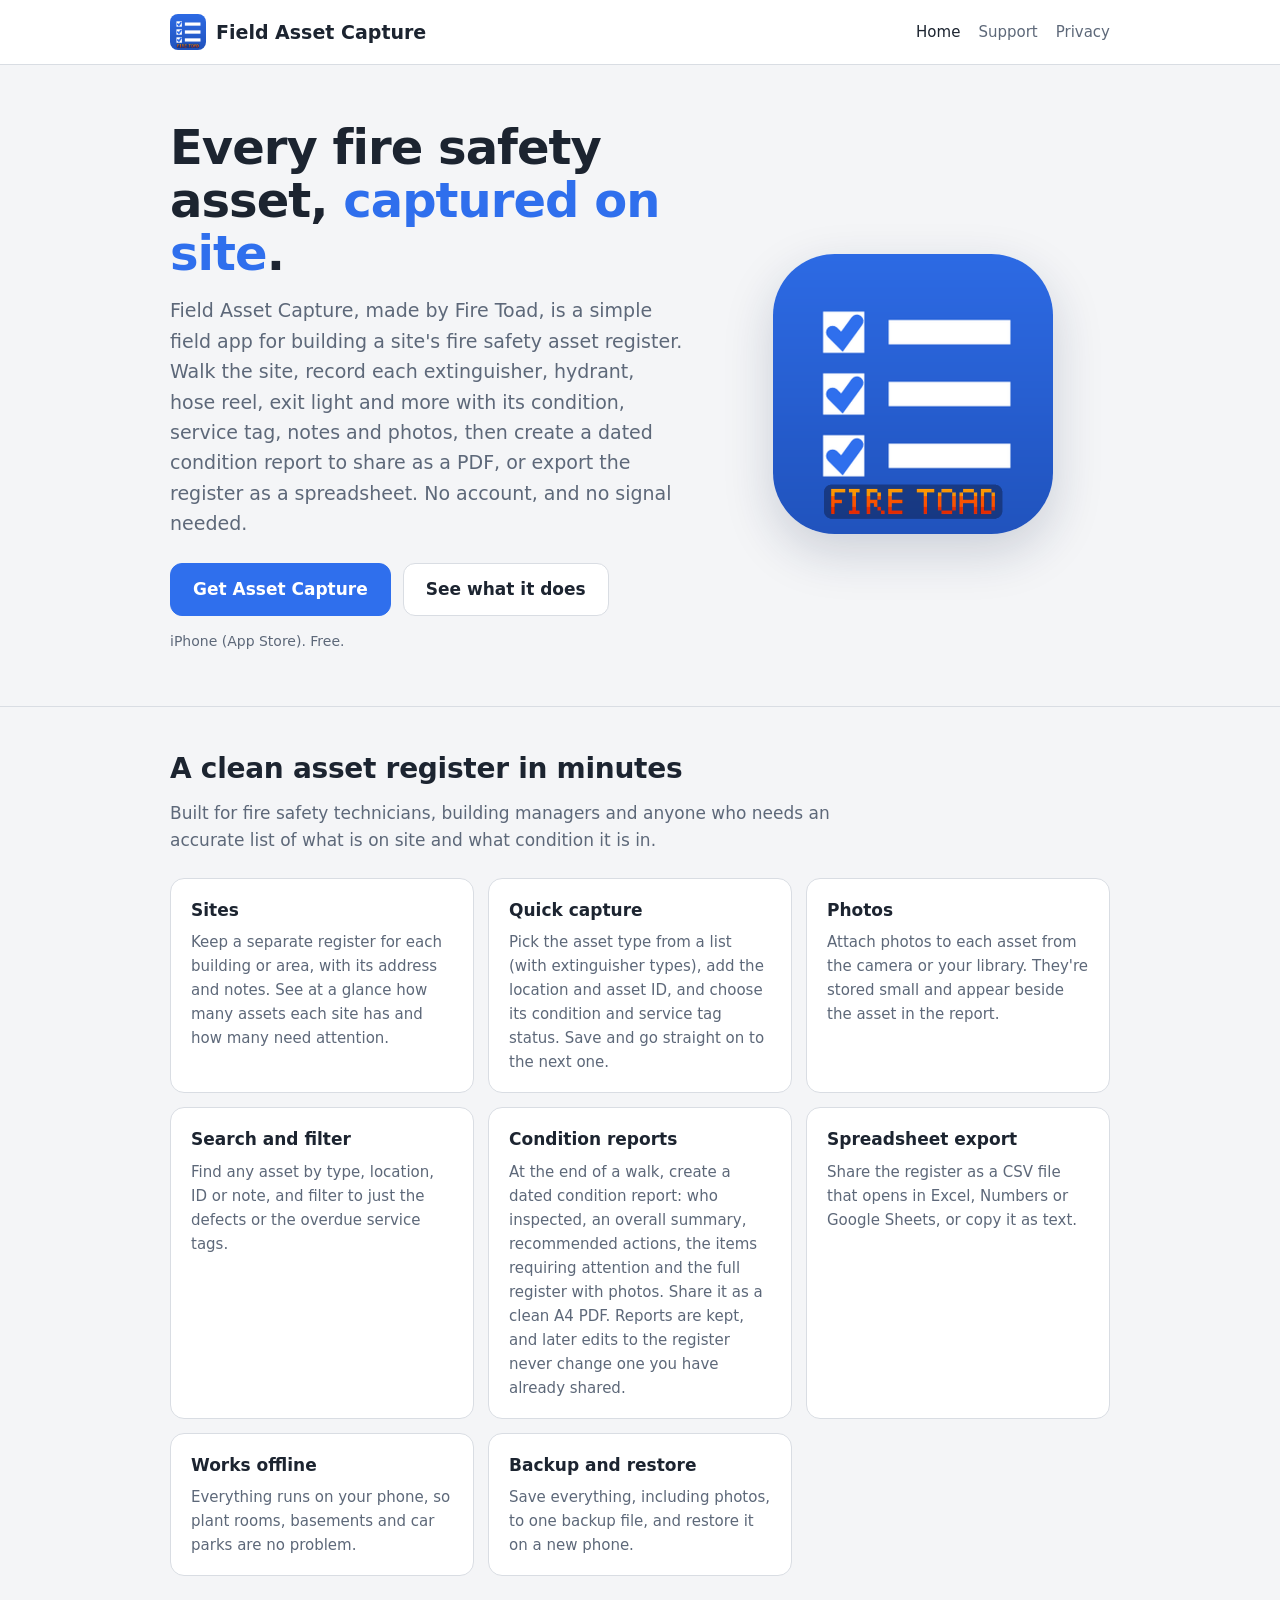
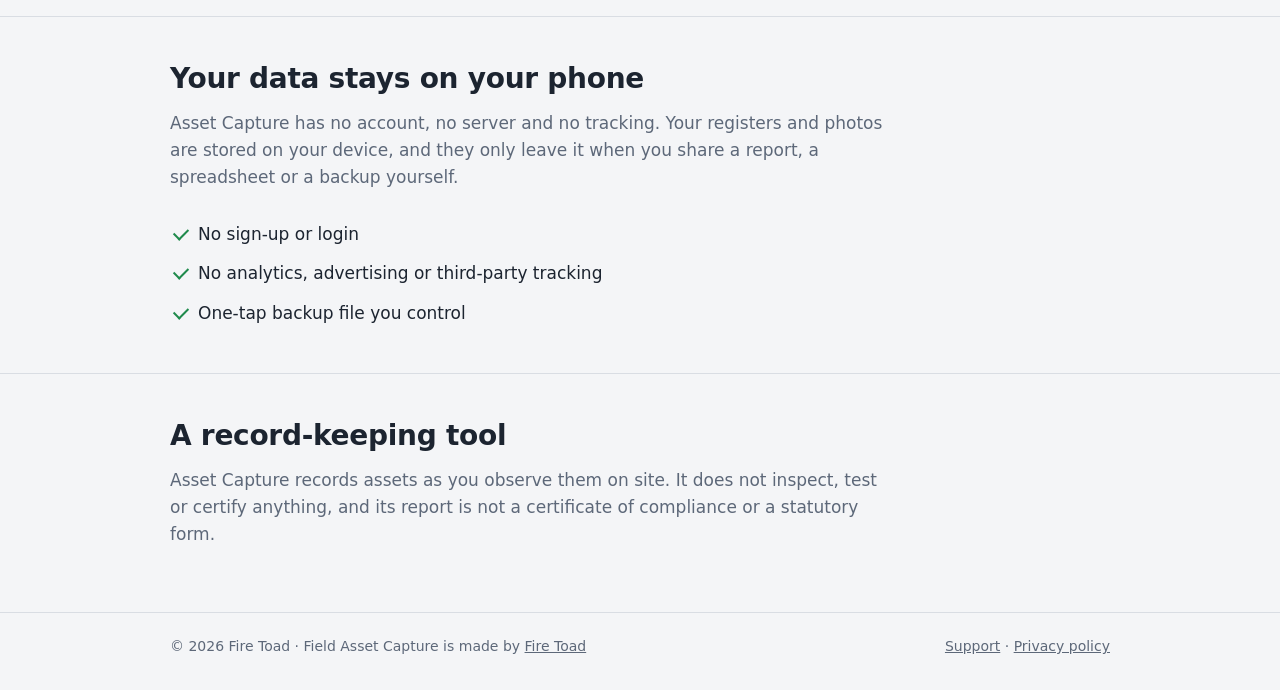
<file: index.html>
<!doctype html>
<html lang="en-AU">
<head>
<meta charset="utf-8">
<meta name="viewport" content="width=device-width, initial-scale=1">
<title>Field Asset Capture — fire safety asset registers on your phone</title>
<meta name="description" content="Asset Capture is a simple offline app for recording fire safety assets on site: extinguishers, hydrants, hose reels, exit lights and more, with condition, service tag, notes and photos. Create dated condition reports to share as PDFs.">
<meta property="og:title" content="Asset Capture — fire safety asset registers on your phone">
<meta property="og:description" content="Record every fire safety asset on site with its condition, service tag and photos, then share a dated condition report as a PDF. Works offline.">
<meta property="og:image" content="icon.png">
<meta name="theme-color" content="#2f6fed">
<link rel="icon" href="icon.png">
<link rel="apple-touch-icon" href="apple-touch-icon.png">
<link rel="stylesheet" href="style.css">
</head>
<body>
<header class="top">
  <div class="wrap">
    <a class="brand" href="./"><img src="icon.png" alt="">Field Asset Capture</a>
    <nav class="links" aria-label="Site">
      <a href="./" aria-current="page">Home</a>
      <a href="support/">Support</a>
      <a href="privacy/">Privacy</a>
    </nav>
  </div>
</header>

<main>
  <div class="wrap hero">
    <div>
      <h1>Every fire safety asset, <em>captured on site</em>.</h1>
      <p class="lead">Field Asset Capture, made by Fire Toad, is a simple field app for building a site's fire safety asset register. Walk the site, record each extinguisher, hydrant, hose reel, exit light and more with its condition, service tag, notes and photos, then create a dated condition report to share as a PDF, or export the register as a spreadsheet. No account, and no signal needed.</p>
      <div class="cta">
        <a class="btn primary" href="support/">Get Asset Capture</a>
        <a class="btn" href="#features">See what it does</a>
      </div>
      <p class="note">iPhone (App Store). Free.</p>
    </div>
    <img class="appicon" src="icon.png" alt="The Field Asset Capture app icon">
  </div>

  <section id="features">
    <div class="wrap">
      <h2>A clean asset register in minutes</h2>
      <p class="sub">Built for fire safety technicians, building managers and anyone who needs an accurate list of what is on site and what condition it is in.</p>
      <div class="grid">
        <div class="card"><h3>Sites</h3><p>Keep a separate register for each building or area, with its address and notes. See at a glance how many assets each site has and how many need attention.</p></div>
        <div class="card"><h3>Quick capture</h3><p>Pick the asset type from a list (with extinguisher types), add the location and asset ID, and choose its condition and service tag status. Save and go straight on to the next one.</p></div>
        <div class="card"><h3>Photos</h3><p>Attach photos to each asset from the camera or your library. They're stored small and appear beside the asset in the report.</p></div>
        <div class="card"><h3>Search and filter</h3><p>Find any asset by type, location, ID or note, and filter to just the defects or the overdue service tags.</p></div>
        <div class="card"><h3>Condition reports</h3><p>At the end of a walk, create a dated condition report: who inspected, an overall summary, recommended actions, the items requiring attention and the full register with photos. Share it as a clean A4 PDF. Reports are kept, and later edits to the register never change one you have already shared.</p></div>
        <div class="card"><h3>Spreadsheet export</h3><p>Share the register as a CSV file that opens in Excel, Numbers or Google Sheets, or copy it as text.</p></div>
        <div class="card"><h3>Works offline</h3><p>Everything runs on your phone, so plant rooms, basements and car parks are no problem.</p></div>
        <div class="card"><h3>Backup and restore</h3><p>Save everything, including photos, to one backup file, and restore it on a new phone.</p></div>
      </div>
    </div>
  </section>

  <section>
    <div class="wrap">
      <h2>Your data stays on your phone</h2>
      <p class="sub">Asset Capture has no account, no server and no tracking. Your registers and photos are stored on your device, and they only leave it when you share a report, a spreadsheet or a backup yourself.</p>
      <ul class="checks">
        <li>No sign-up or login</li>
        <li>No analytics, advertising or third-party tracking</li>
        <li>One-tap backup file you control</li>
      </ul>
    </div>
  </section>

  <section>
    <div class="wrap">
      <h2>A record-keeping tool</h2>
      <p class="sub">Asset Capture records assets as you observe them on site. It does not inspect, test or certify anything, and its report is not a certificate of compliance or a statutory form.</p>
    </div>
  </section>
</main>

<footer class="bottom">
  <div class="wrap">
    <span>© 2026 Fire Toad · Field Asset Capture is made by <a href="https://firetoad72.github.io/firetoad/">Fire Toad</a></span>
    <span><a href="support/">Support</a> · <a href="privacy/">Privacy policy</a></span>
  </div>
</footer>
</body>
</html>
</file>
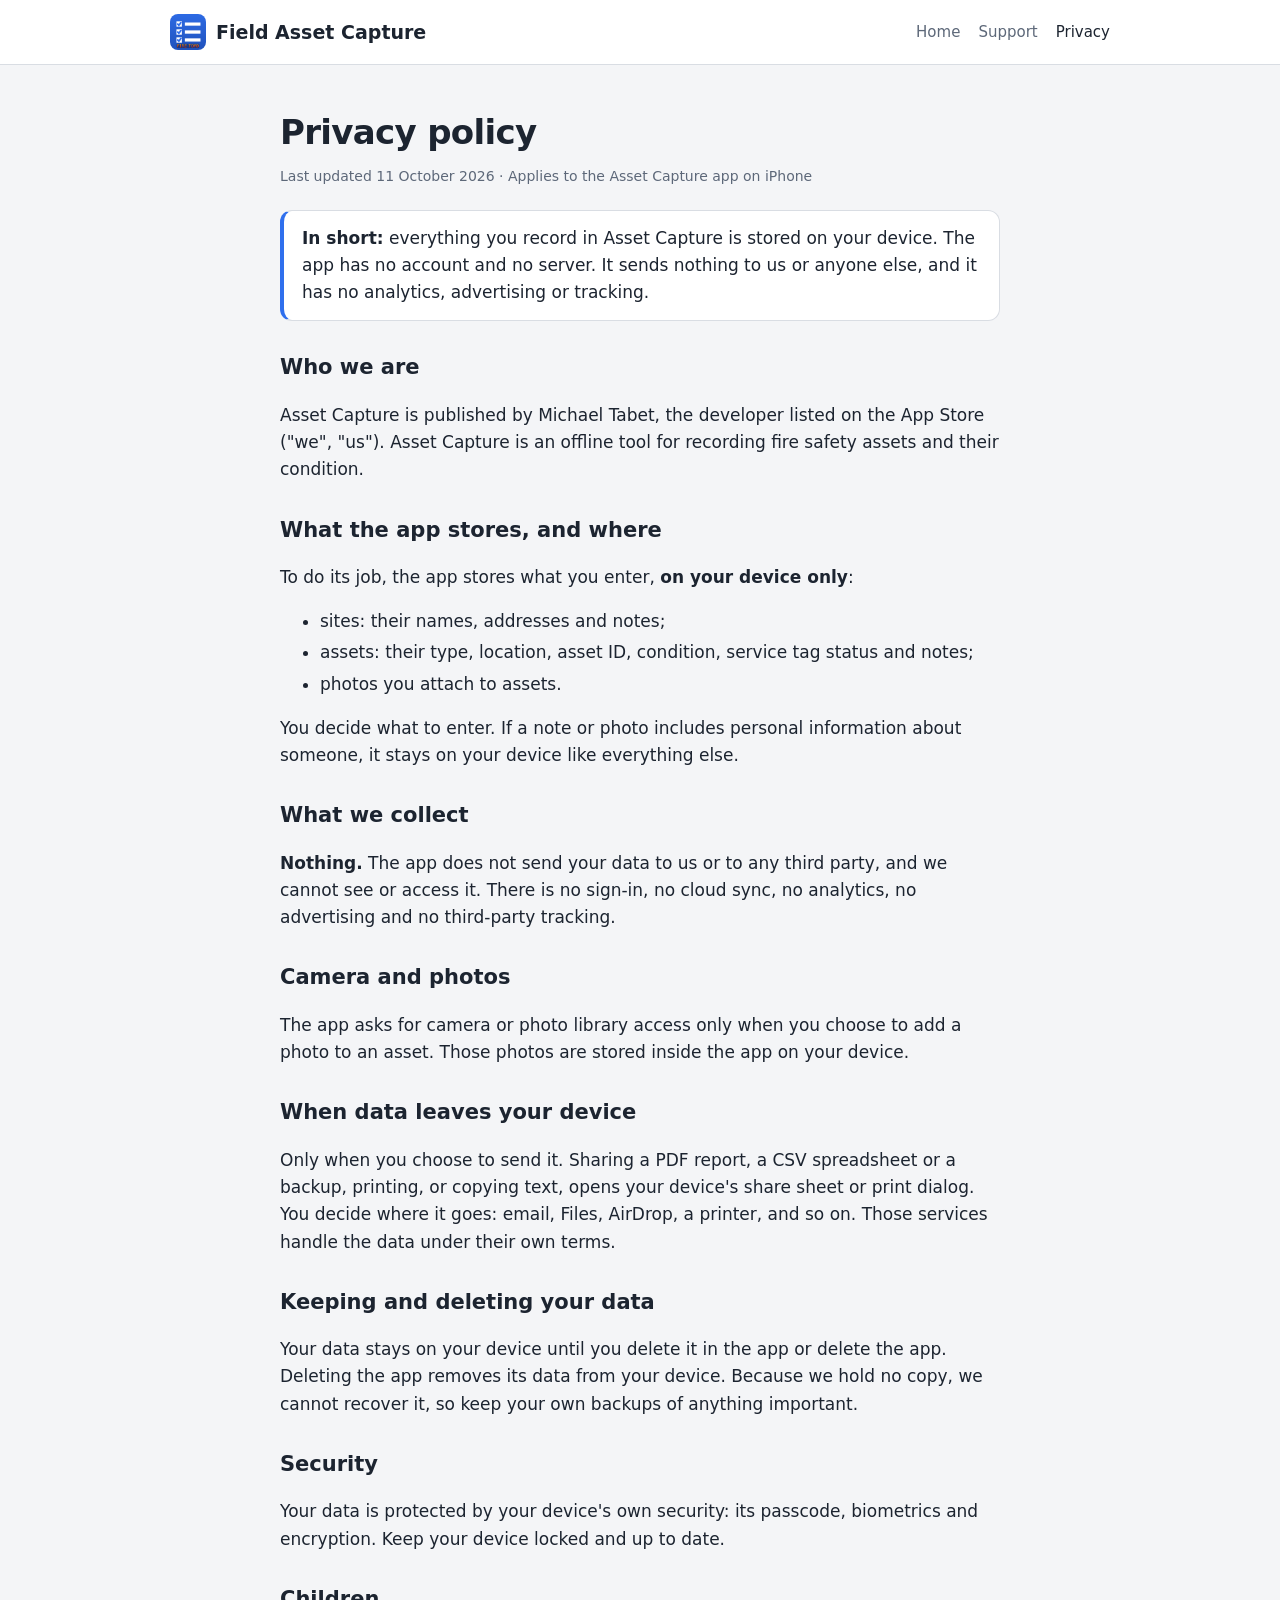
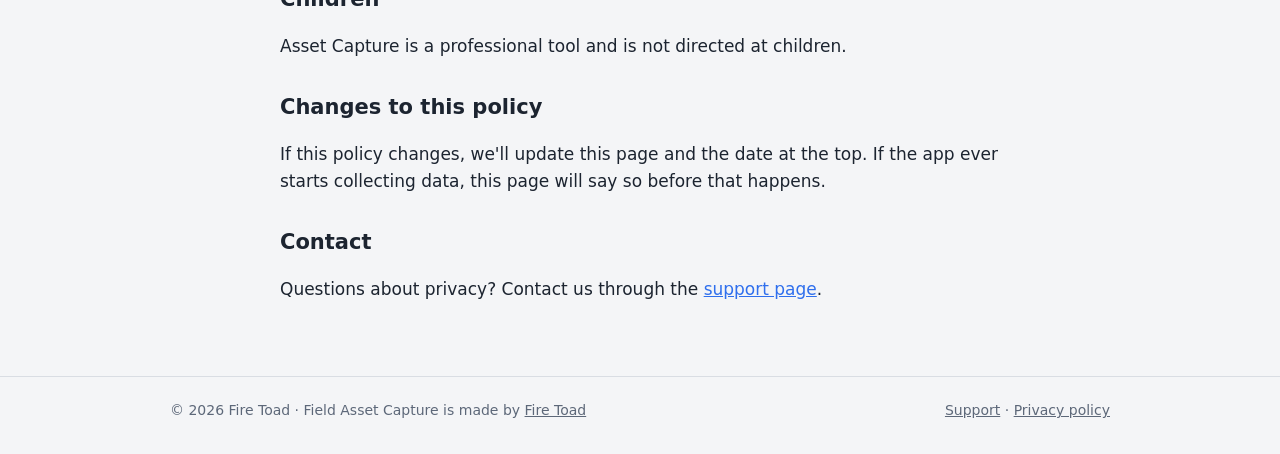
<file: privacy/index.html>
<!doctype html>
<html lang="en-AU">
<head>
<meta charset="utf-8">
<meta name="viewport" content="width=device-width, initial-scale=1">
<title>Privacy policy — Field Asset Capture</title>
<meta name="description" content="Asset Capture stores your asset registers and photos on your device only. It has no account, no server, no analytics and no tracking.">
<meta name="theme-color" content="#2f6fed">
<link rel="icon" href="../icon.png">
<link rel="stylesheet" href="../style.css">
</head>
<body>
<header class="top">
  <div class="wrap">
    <a class="brand" href="../"><img src="../icon.png" alt="">Field Asset Capture</a>
    <nav class="links" aria-label="Site">
      <a href="../">Home</a>
      <a href="../support/">Support</a>
      <a href="./" aria-current="page">Privacy</a>
    </nav>
  </div>
</header>

<main class="doc">
  <h1>Privacy policy</h1>
  <p class="meta">Last updated 11 October 2026 · Applies to the Asset Capture app on iPhone</p>

  <div class="box">
    <p style="margin:0"><strong>In short:</strong> everything you record in Asset Capture is stored on your device. The app has no account and no server. It sends nothing to us or anyone else, and it has no analytics, advertising or tracking.</p>
  </div>

  <h2>Who we are</h2>
  <p>Asset Capture is published by Michael Tabet, the developer listed on the App Store ("we", "us"). Asset Capture is an offline tool for recording fire safety assets and their condition.</p>

  <h2>What the app stores, and where</h2>
  <p>To do its job, the app stores what you enter, <strong>on your device only</strong>:</p>
  <ul>
    <li>sites: their names, addresses and notes;</li>
    <li>assets: their type, location, asset ID, condition, service tag status and notes;</li>
    <li>photos you attach to assets.</li>
  </ul>
  <p>You decide what to enter. If a note or photo includes personal information about someone, it stays on your device like everything else.</p>

  <h2>What we collect</h2>
  <p><strong>Nothing.</strong> The app does not send your data to us or to any third party, and we cannot see or access it. There is no sign-in, no cloud sync, no analytics, no advertising and no third-party tracking.</p>

  <h2>Camera and photos</h2>
  <p>The app asks for camera or photo library access only when you choose to add a photo to an asset. Those photos are stored inside the app on your device.</p>

  <h2>When data leaves your device</h2>
  <p>Only when you choose to send it. Sharing a PDF report, a CSV spreadsheet or a backup, printing, or copying text, opens your device's share sheet or print dialog. You decide where it goes: email, Files, AirDrop, a printer, and so on. Those services handle the data under their own terms.</p>

  <h2>Keeping and deleting your data</h2>
  <p>Your data stays on your device until you delete it in the app or delete the app. Deleting the app removes its data from your device. Because we hold no copy, we cannot recover it, so keep your own backups of anything important.</p>

  <h2>Security</h2>
  <p>Your data is protected by your device's own security: its passcode, biometrics and encryption. Keep your device locked and up to date.</p>

  <h2>Children</h2>
  <p>Asset Capture is a professional tool and is not directed at children.</p>

  <h2>Changes to this policy</h2>
  <p>If this policy changes, we'll update this page and the date at the top. If the app ever starts collecting data, this page will say so before that happens.</p>

  <h2>Contact</h2>
  <p>Questions about privacy? Contact us through the <a href="../support/">support page</a>.</p>
</main>

<footer class="bottom">
  <div class="wrap">
    <span>© 2026 Fire Toad · Field Asset Capture is made by <a href="https://firetoad72.github.io/firetoad/">Fire Toad</a></span>
    <span><a href="../support/">Support</a> · <a href="./">Privacy policy</a></span>
  </div>
</footer>
</body>
</html>
</file>
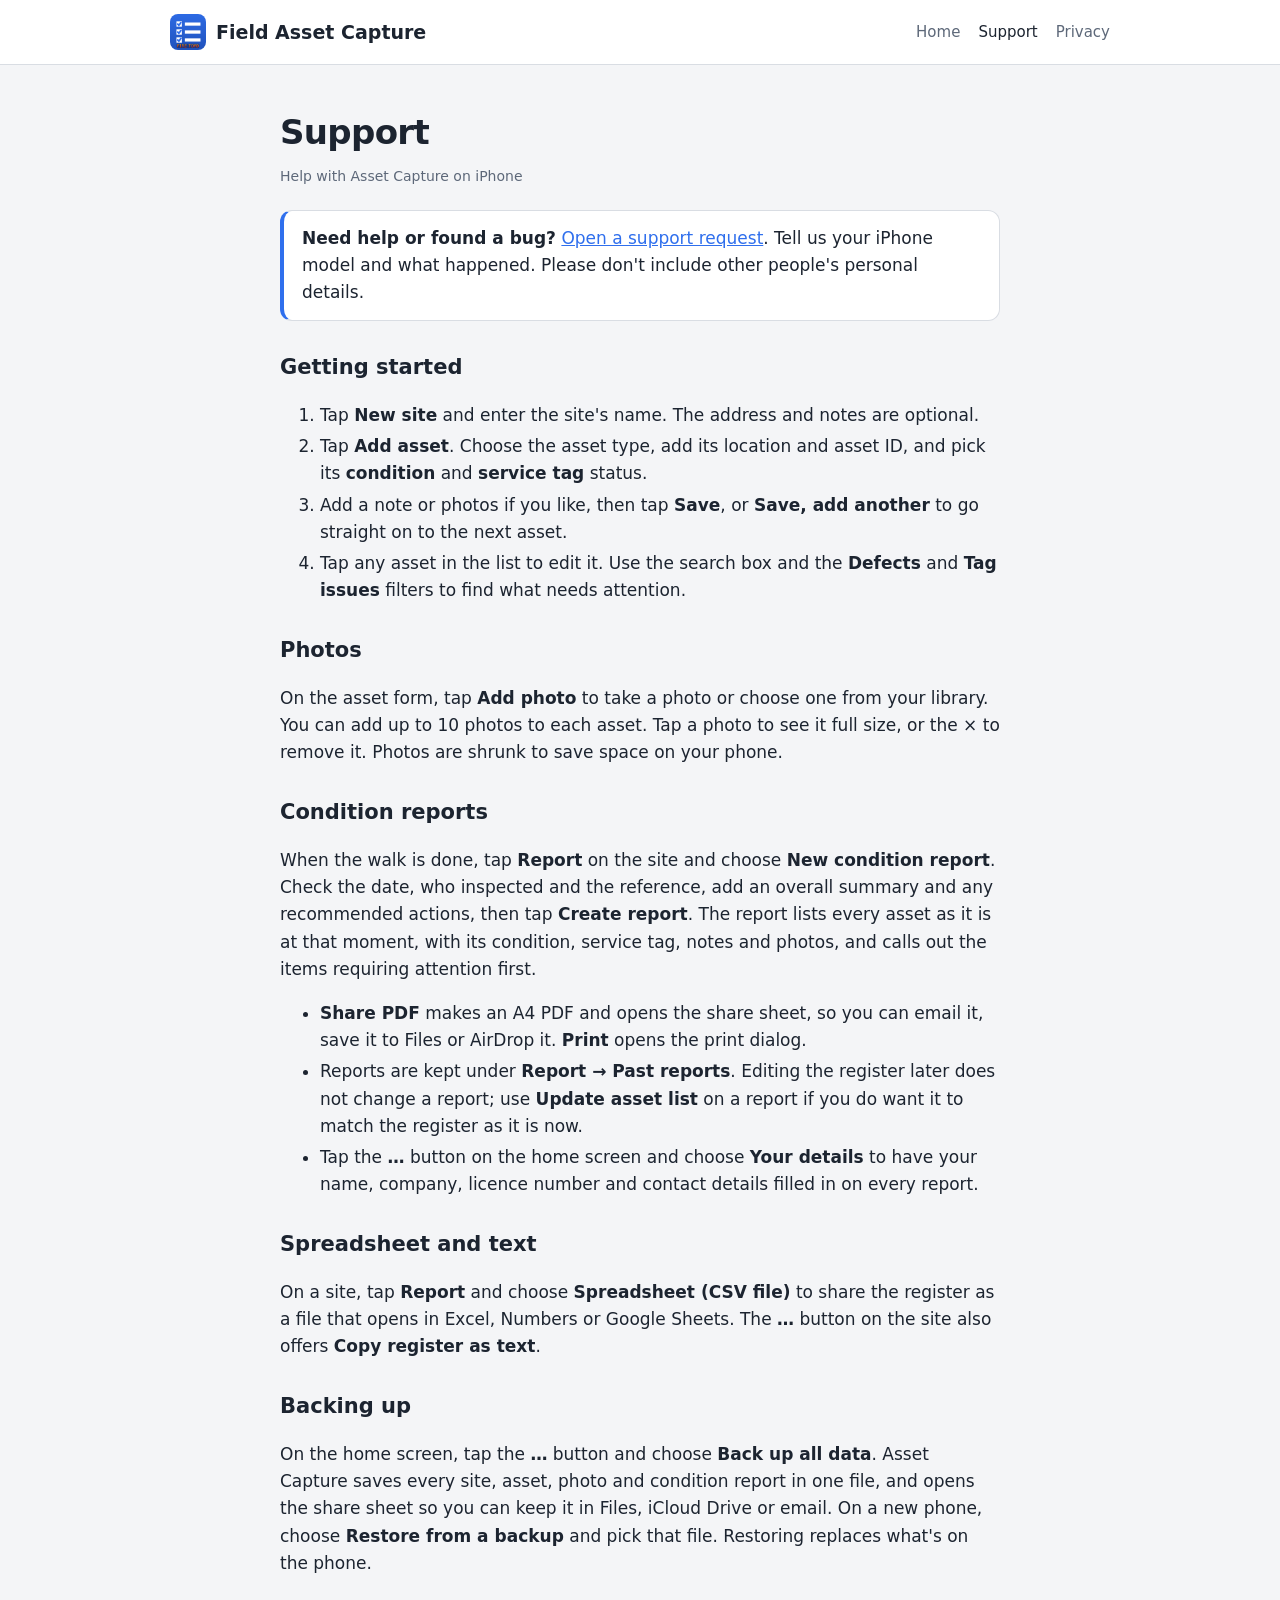
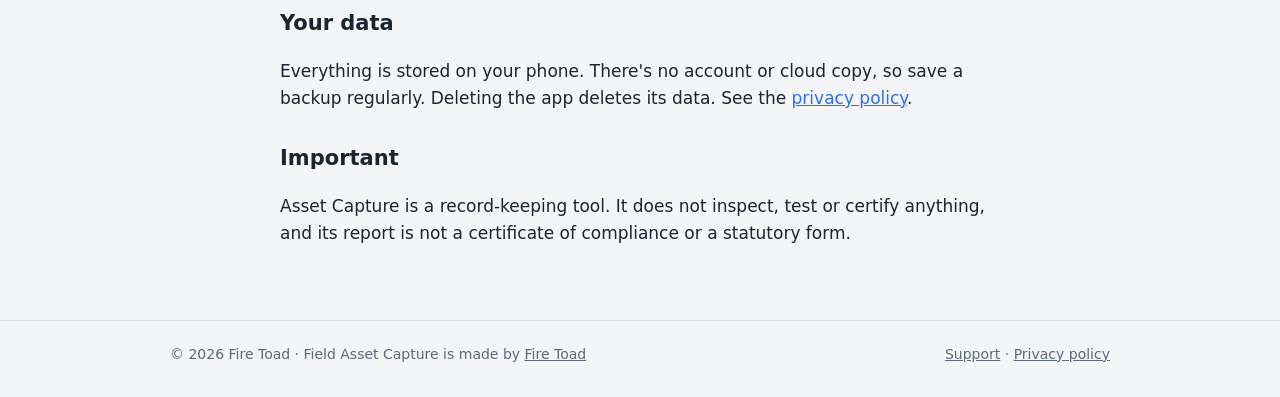
<file: support/index.html>
<!doctype html>
<html lang="en-AU">
<head>
<meta charset="utf-8">
<meta name="viewport" content="width=device-width, initial-scale=1">
<title>Support — Field Asset Capture</title>
<meta name="description" content="Help with Asset Capture: getting started, photos, condition reports, sharing as a PDF or spreadsheet, backups, and how to contact us.">
<meta name="theme-color" content="#2f6fed">
<link rel="icon" href="../icon.png">
<link rel="stylesheet" href="../style.css">
</head>
<body>
<header class="top">
  <div class="wrap">
    <a class="brand" href="../"><img src="../icon.png" alt="">Field Asset Capture</a>
    <nav class="links" aria-label="Site">
      <a href="../">Home</a>
      <a href="./" aria-current="page">Support</a>
      <a href="../privacy/">Privacy</a>
    </nav>
  </div>
</header>

<main class="doc">
  <h1>Support</h1>
  <p class="meta">Help with Asset Capture on iPhone</p>

  <div class="box">
    <p style="margin:0"><strong>Need help or found a bug?</strong> <a href="https://github.com/firetoad72/asset-capture/issues/new">Open a support request</a>. Tell us your iPhone model and what happened. Please don't include other people's personal details.</p>
  </div>

  <h2>Getting started</h2>
  <ol>
    <li>Tap <strong>New site</strong> and enter the site's name. The address and notes are optional.</li>
    <li>Tap <strong>Add asset</strong>. Choose the asset type, add its location and asset ID, and pick its <strong>condition</strong> and <strong>service tag</strong> status.</li>
    <li>Add a note or photos if you like, then tap <strong>Save</strong>, or <strong>Save, add another</strong> to go straight on to the next asset.</li>
    <li>Tap any asset in the list to edit it. Use the search box and the <strong>Defects</strong> and <strong>Tag issues</strong> filters to find what needs attention.</li>
  </ol>

  <h2>Photos</h2>
  <p>On the asset form, tap <strong>Add photo</strong> to take a photo or choose one from your library. You can add up to 10 photos to each asset. Tap a photo to see it full size, or the × to remove it. Photos are shrunk to save space on your phone.</p>

  <h2>Condition reports</h2>
  <p>When the walk is done, tap <strong>Report</strong> on the site and choose <strong>New condition report</strong>. Check the date, who inspected and the reference, add an overall summary and any recommended actions, then tap <strong>Create report</strong>. The report lists every asset as it is at that moment, with its condition, service tag, notes and photos, and calls out the items requiring attention first.</p>
  <ul>
    <li><strong>Share PDF</strong> makes an A4 PDF and opens the share sheet, so you can email it, save it to Files or AirDrop it. <strong>Print</strong> opens the print dialog.</li>
    <li>Reports are kept under <strong>Report → Past reports</strong>. Editing the register later does not change a report; use <strong>Update asset list</strong> on a report if you do want it to match the register as it is now.</li>
    <li>Tap the <strong>…</strong> button on the home screen and choose <strong>Your details</strong> to have your name, company, licence number and contact details filled in on every report.</li>
  </ul>

  <h2>Spreadsheet and text</h2>
  <p>On a site, tap <strong>Report</strong> and choose <strong>Spreadsheet (CSV file)</strong> to share the register as a file that opens in Excel, Numbers or Google Sheets. The <strong>…</strong> button on the site also offers <strong>Copy register as text</strong>.</p>

  <h2>Backing up</h2>
  <p>On the home screen, tap the <strong>…</strong> button and choose <strong>Back up all data</strong>. Asset Capture saves every site, asset, photo and condition report in one file, and opens the share sheet so you can keep it in Files, iCloud Drive or email. On a new phone, choose <strong>Restore from a backup</strong> and pick that file. Restoring replaces what's on the phone.</p>

  <h2>Your data</h2>
  <p>Everything is stored on your phone. There's no account or cloud copy, so save a backup regularly. Deleting the app deletes its data. See the <a href="../privacy/">privacy policy</a>.</p>

  <h2>Important</h2>
  <p>Asset Capture is a record-keeping tool. It does not inspect, test or certify anything, and its report is not a certificate of compliance or a statutory form.</p>
</main>

<footer class="bottom">
  <div class="wrap">
    <span>© 2026 Fire Toad · Field Asset Capture is made by <a href="https://firetoad72.github.io/firetoad/">Fire Toad</a></span>
    <span><a href="./">Support</a> · <a href="../privacy/">Privacy policy</a></span>
  </div>
</footer>
</body>
</html>
</file>
<file: style.css>
:root {
  --bg: #f4f5f7;
  --card: #ffffff;
  --line: #d9dde3;
  --text: #1c2430;
  --muted: #5d6879;
  --accent: #2f6fed;
  --accent-d: #2459c9;
  --ok: #1f8a4c;
  --bad: #c2341d;
}
@media (prefers-color-scheme: dark) {
  :root { --bg: #0f1318; --card: #181d24; --line: #2a323d; --text: #e8edf3; --muted: #9aa6b5; --accent: #5b8ff9; --accent-d: #4a7be6; --ok: #5fd08e; --bad: #ff8a73; }
}
* { box-sizing: border-box; }
html { -webkit-text-size-adjust: 100%; }
body { margin: 0; background: var(--bg); color: var(--text); font: 17px/1.6 system-ui, -apple-system, "Segoe UI", Roboto, sans-serif; }
a { color: var(--accent); }
.wrap { max-width: 980px; margin: 0 auto; padding: 0 20px; }
header.top { background: var(--card); border-bottom: 1px solid var(--line); }
header.top .wrap { display: flex; align-items: center; justify-content: space-between; gap: 12px; min-height: 64px; }
.brand { display: flex; align-items: center; gap: 10px; color: var(--text); text-decoration: none; font-weight: 800; font-size: 19px; }
.brand img { width: 36px; height: 36px; border-radius: 8px; }
nav.links { display: flex; gap: 18px; font-size: 15px; }
nav.links a { color: var(--muted); text-decoration: none; }
nav.links a:hover, nav.links a[aria-current="page"] { color: var(--text); }

.hero { padding-top: 56px; padding-bottom: 40px; display: grid; gap: 32px; grid-template-columns: 1.3fr 1fr; align-items: center; }
.hero h1 { font-size: clamp(32px, 5vw, 48px); line-height: 1.1; margin: 0 0 16px; letter-spacing: -0.02em; }
.hero h1 em { font-style: normal; color: var(--accent); }
.lead { font-size: 19px; color: var(--muted); margin: 0 0 24px; }
.hero .appicon { width: 100%; max-width: 280px; justify-self: center; border-radius: 22%; box-shadow: 0 18px 50px rgba(20, 40, 80, .18); }
.cta { display: flex; gap: 12px; flex-wrap: wrap; }
.btn { display: inline-flex; align-items: center; min-height: 48px; padding: 12px 22px; border-radius: 12px; border: 1px solid var(--line); background: var(--card); color: var(--text); font-weight: 700; text-decoration: none; }
.btn.primary { background: var(--accent); border-color: var(--accent); color: #fff; }
.note { color: var(--muted); font-size: 14px; margin-top: 14px; }

section { padding: 40px 0; border-top: 1px solid var(--line); }
section h2 { font-size: 28px; margin: 0 0 8px; letter-spacing: -0.01em; }
.sub { color: var(--muted); margin: 0 0 24px; max-width: 720px; }
.grid { display: grid; gap: 14px; grid-template-columns: repeat(auto-fill, minmax(260px, 1fr)); }
.card { background: var(--card); border: 1px solid var(--line); border-radius: 14px; padding: 18px 20px; }
.card h3 { margin: 0 0 6px; font-size: 17px; }
.card p { margin: 0; color: var(--muted); font-size: 15px; }
.checks { list-style: none; padding: 0; margin: 0; }
.checks li { padding: 6px 0 6px 28px; position: relative; }
.checks li::before { content: ""; position: absolute; left: 4px; top: 13px; width: 12px; height: 7px; border-left: 2.5px solid var(--ok); border-bottom: 2.5px solid var(--ok); transform: rotate(-45deg); }

main.doc { max-width: 760px; margin: 0 auto; padding: 40px 20px 56px; }
main.doc h1 { font-size: 34px; margin: 0 0 6px; letter-spacing: -0.02em; }
main.doc h2 { font-size: 21px; margin: 30px 0 8px; }
main.doc .meta { color: var(--muted); font-size: 14px; margin: 0 0 22px; }
main.doc li { margin: 4px 0; }
.box { background: var(--card); border: 1px solid var(--line); border-left: 4px solid var(--accent); border-radius: 12px; padding: 14px 18px; margin: 18px 0; }

footer.bottom { border-top: 1px solid var(--line); padding: 22px 0 32px; color: var(--muted); font-size: 14px; }
footer.bottom .wrap { display: flex; justify-content: space-between; gap: 12px; flex-wrap: wrap; }
footer.bottom a { color: var(--muted); }

@media (max-width: 760px) {
  .hero { grid-template-columns: 1fr; padding-top: 36px; }
  .hero .appicon { max-width: 160px; grid-row: 1; justify-self: start; }
  nav.links { gap: 14px; }
}
</file>
